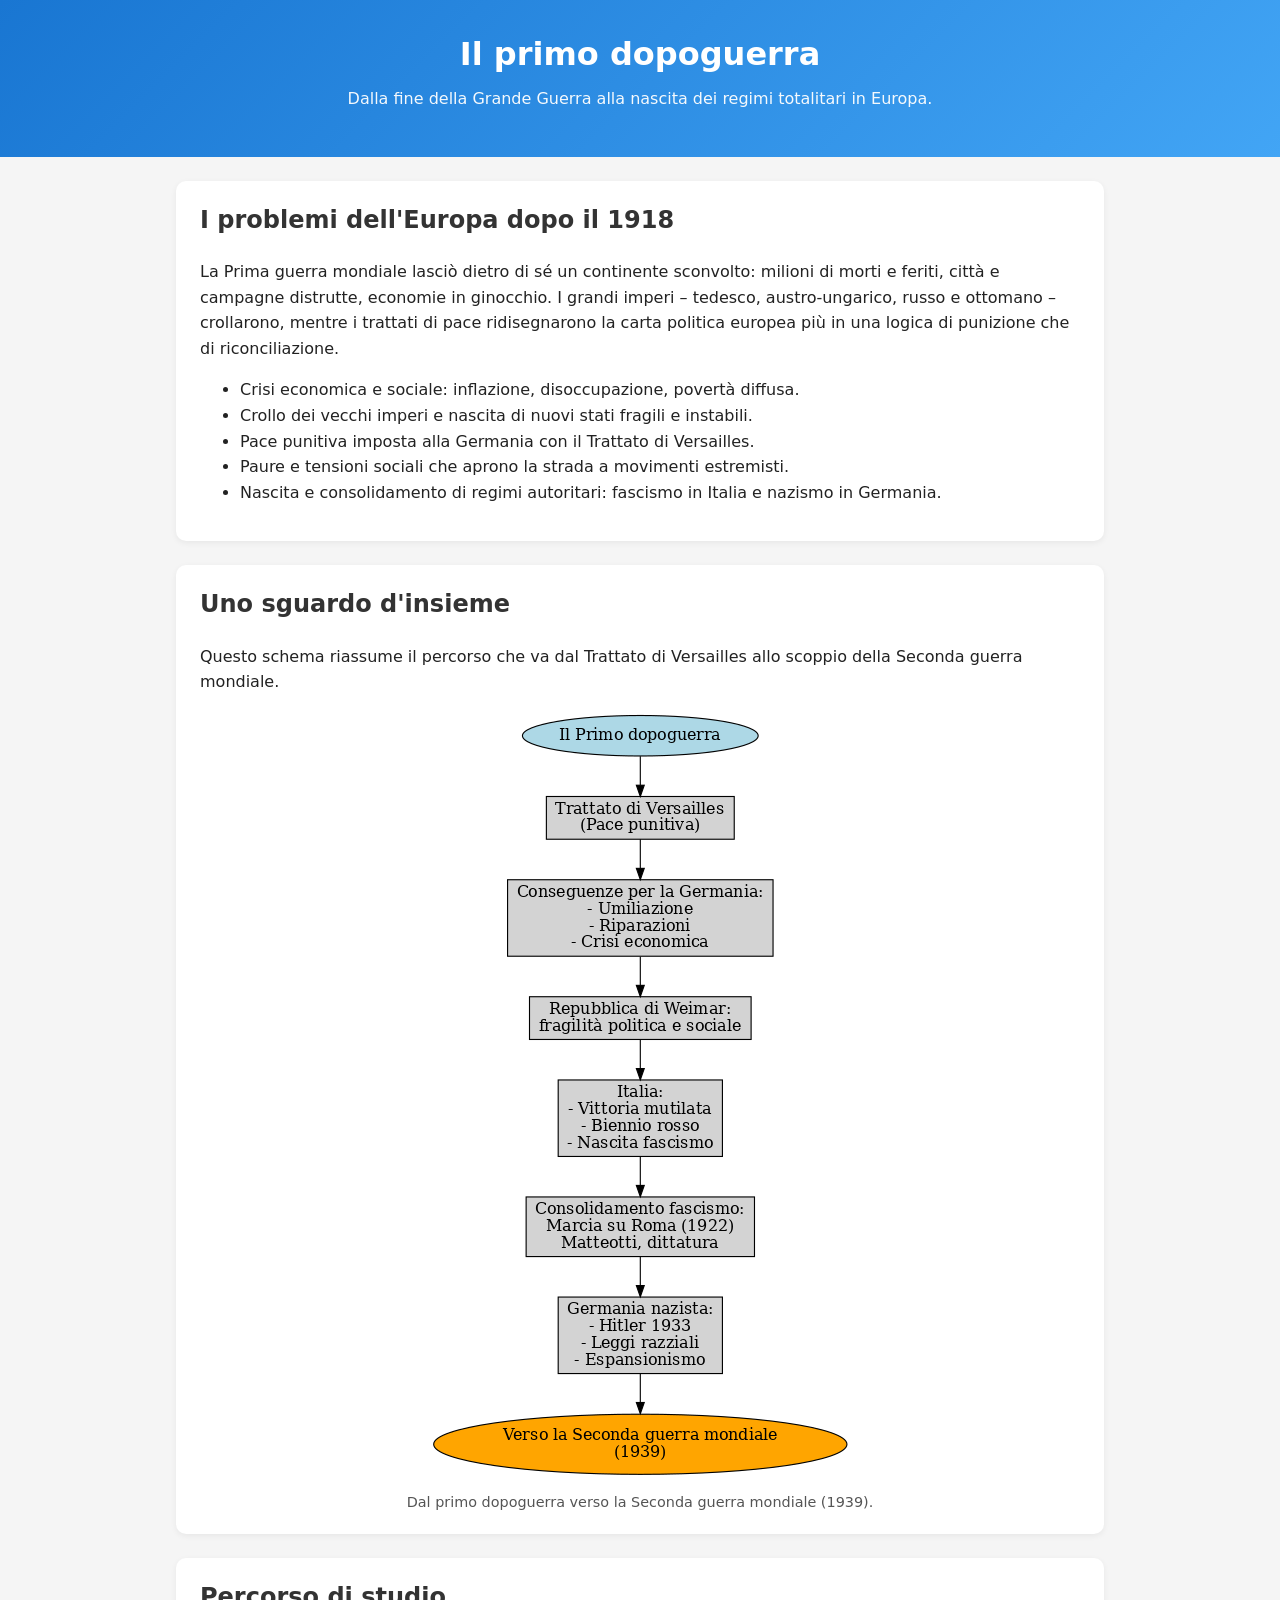
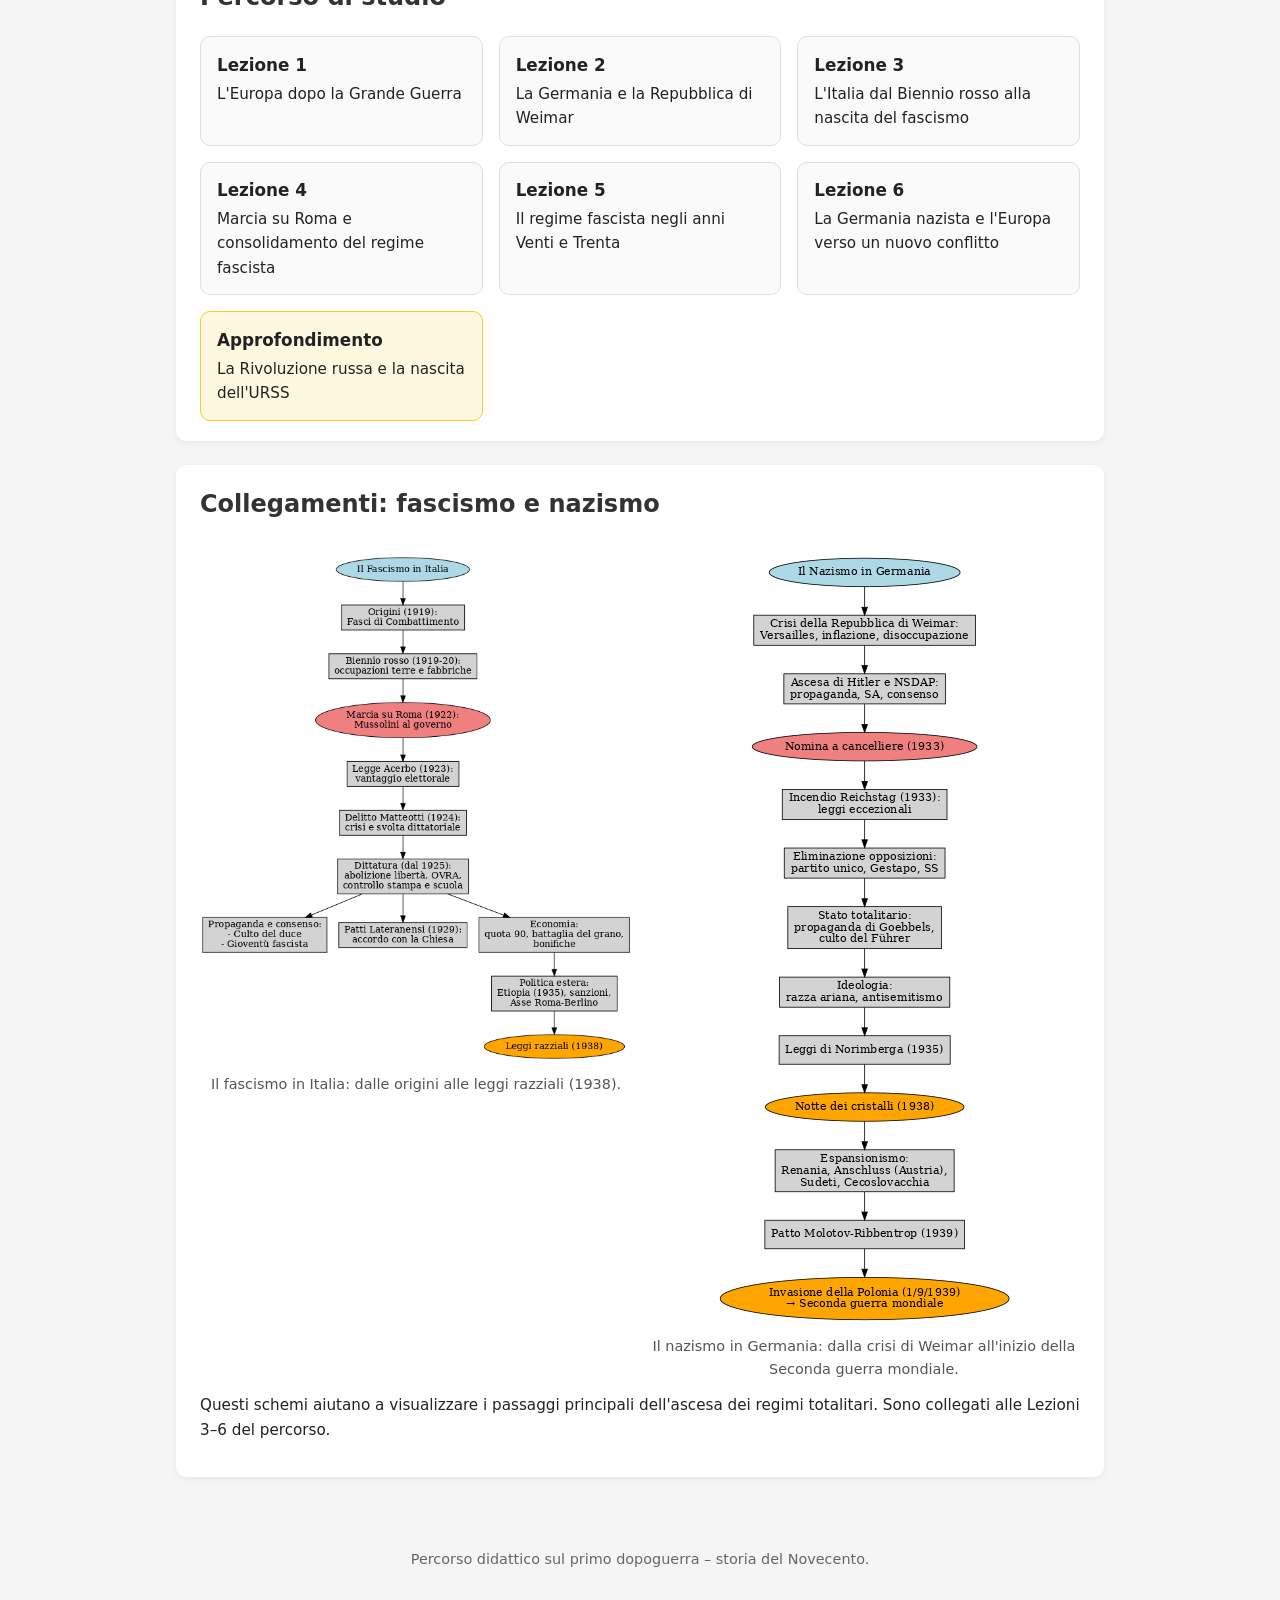
<file: index.html>
<!DOCTYPE html>
<html lang="it">
<head>
    <meta charset="UTF-8">
    <title>Il primo dopoguerra – Percorso di storia</title>
    <link rel="stylesheet" href="style.css">
</head>
<body>
<header class="main-header">
    <h1>Il primo dopoguerra</h1>
    <p class="subtitle">
        Dalla fine della Grande Guerra alla nascita dei regimi totalitari in Europa.
    </p>
</header>

<main class="container">
    <section class="intro">
        <h2>I problemi dell'Europa dopo il 1918</h2>
        <p>
            La Prima guerra mondiale lasciò dietro di sé un continente sconvolto: milioni di morti e feriti,
            città e campagne distrutte, economie in ginocchio. I grandi imperi – tedesco, austro‑ungarico,
            russo e ottomano – crollarono, mentre i trattati di pace ridisegnarono la carta politica europea
            più in una logica di punizione che di riconciliazione.
        </p>
        <ul>
            <li>Crisi economica e sociale: inflazione, disoccupazione, povertà diffusa.</li>
            <li>Crollo dei vecchi imperi e nascita di nuovi stati fragili e instabili.</li>
            <li>Pace punitiva imposta alla Germania con il Trattato di Versailles.</li>
            <li>Paure e tensioni sociali che aprono la strada a movimenti estremisti.</li>
            <li>Nascita e consolidamento di regimi autoritari: fascismo in Italia e nazismo in Germania.</li>
        </ul>
    </section>

    <section class="schema-section">
        <h2>Uno sguardo d'insieme</h2>
        <p>
            Questo schema riassume il percorso che va dal Trattato di Versailles allo scoppio della
            Seconda guerra mondiale.
        </p>
        <figure>
            <img src="assets/primo_dopoguerra.png" alt="Schema sul primo dopoguerra e l'avvicinarsi alla Seconda guerra mondiale" class="schema">
            <figcaption>Dal primo dopoguerra verso la Seconda guerra mondiale (1939).</figcaption>
        </figure>
    </section>

    <section class="lessons">
        <h2>Percorso di studio</h2>
        <div class="cards">
            <a class="card" href="lezione1.html">
                <h3>Lezione 1</h3>
                <p>L'Europa dopo la Grande Guerra</p>
            </a>
            <a class="card" href="lezione2.html">
                <h3>Lezione 2</h3>
                <p>La Germania e la Repubblica di Weimar</p>
            </a>
            <a class="card" href="lezione3.html">
                <h3>Lezione 3</h3>
                <p>L'Italia dal Biennio rosso alla nascita del fascismo</p>
            </a>
            <a class="card" href="lezione4.html">
                <h3>Lezione 4</h3>
                <p>Marcia su Roma e consolidamento del regime fascista</p>
            </a>
            <a class="card" href="lezione5.html">
                <h3>Lezione 5</h3>
                <p>Il regime fascista negli anni Venti e Trenta</p>
            </a>
            <a class="card" href="lezione6.html">
                <h3>Lezione 6</h3>
                <p>La Germania nazista e l'Europa verso un nuovo conflitto</p>
            </a>
            <a class="card card-secondary" href="approfondimento_rivoluzione_russa.html">
                <h3>Approfondimento</h3>
                <p>La Rivoluzione russa e la nascita dell'URSS</p>
            </a>
        </div>
    </section>

    <section class="connections">
        <h2>Collegamenti: fascismo e nazismo</h2>
        <div class="connection-grid">
            <figure>
                <img src="assets/fascismo_schema.png" alt="Schema sul fascismo in Italia" class="schema small">
                <figcaption>
                    Il fascismo in Italia: dalle origini alle leggi razziali (1938).
                </figcaption>
            </figure>
            <figure>
                <img src="assets/nazismo_schema.png" alt="Schema sul nazismo in Germania" class="schema small">
                <figcaption>
                    Il nazismo in Germania: dalla crisi di Weimar all'inizio della Seconda guerra mondiale.
                </figcaption>
            </figure>
        </div>
        <p class="note">
            Questi schemi aiutano a visualizzare i passaggi principali dell'ascesa dei regimi totalitari.
            Sono collegati alle Lezioni 3–6 del percorso.
        </p>
    </section>
</main>

<footer class="footer">
    <p>Percorso didattico sul primo dopoguerra – storia del Novecento.</p>
</footer>
</body>
</html>
</file>
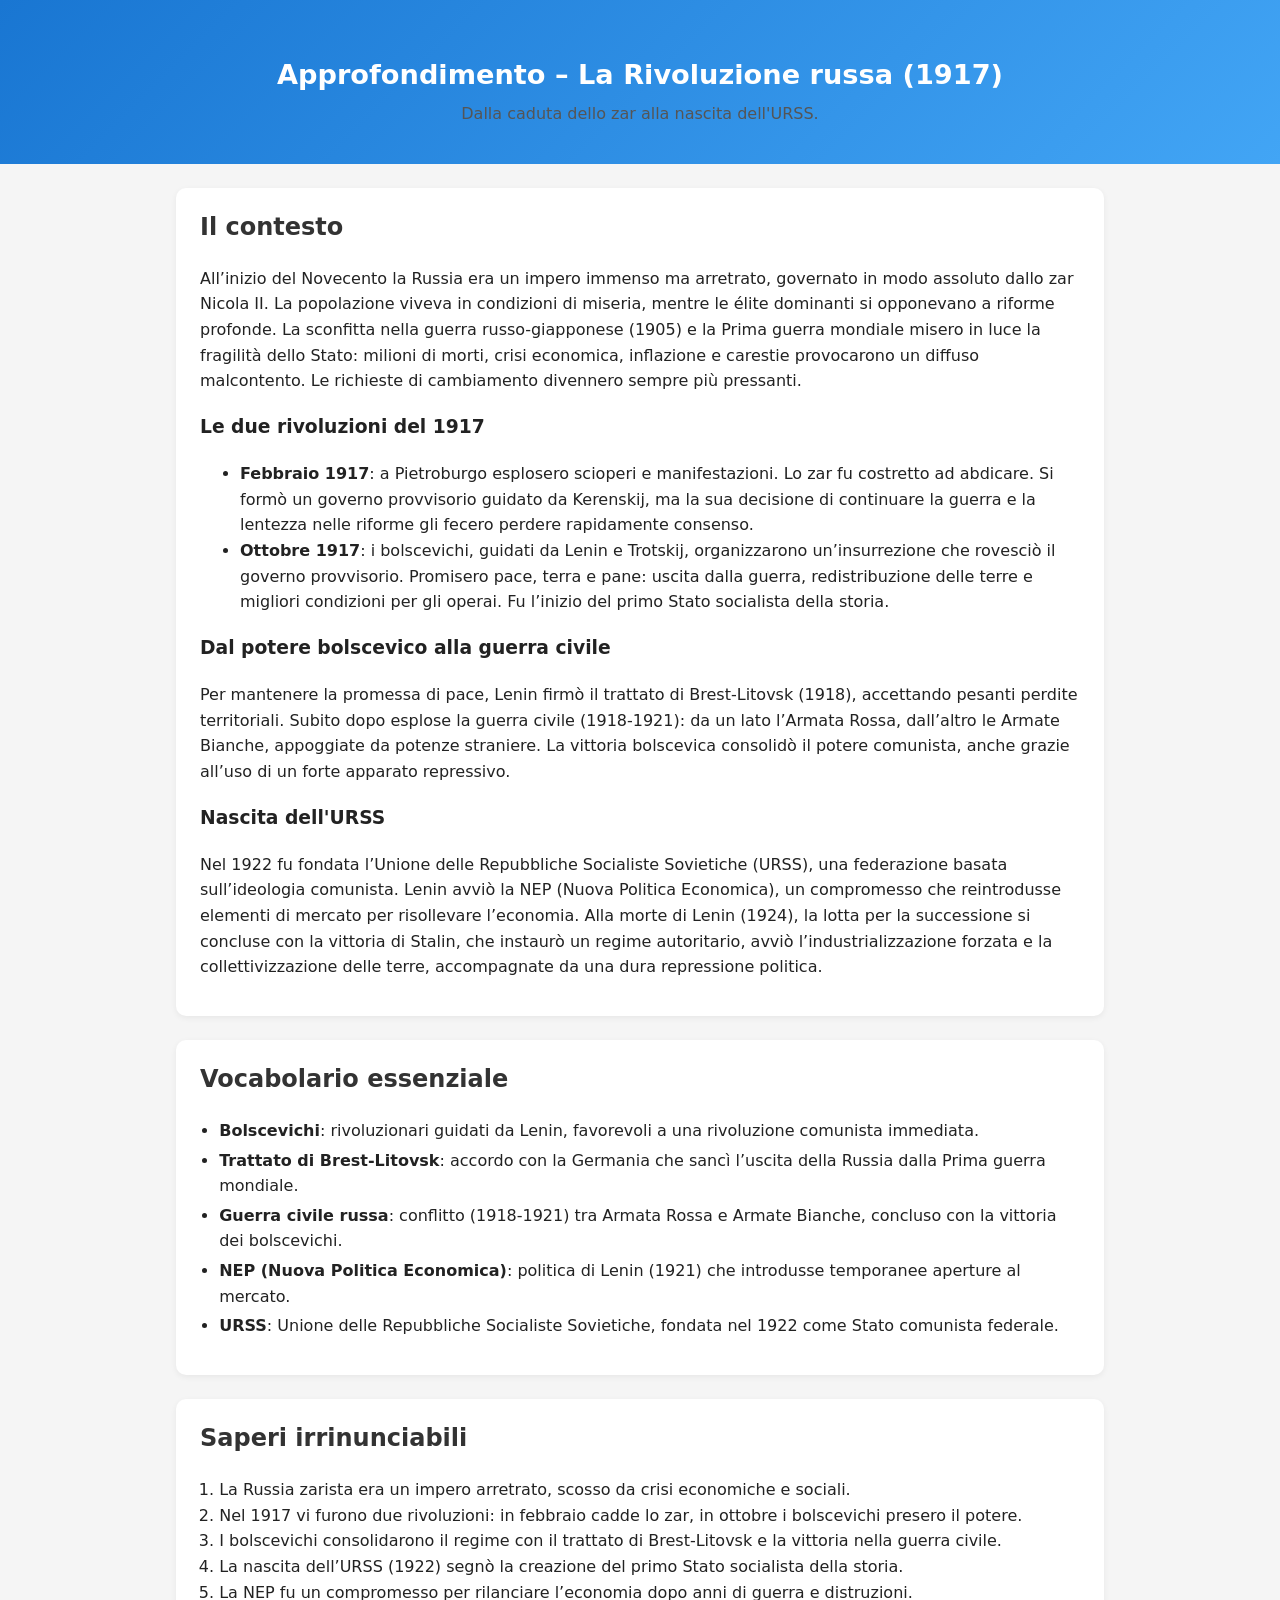
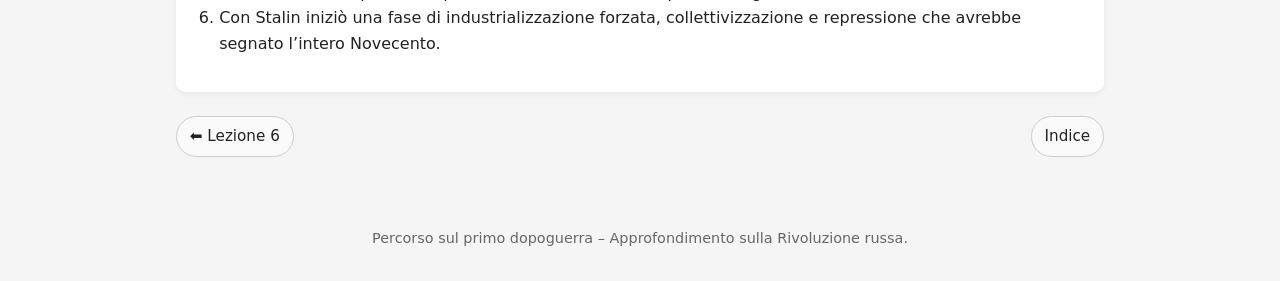
<file: approfondimento_rivoluzione_russa.html>
<!DOCTYPE html>
<html lang="it">
<head>
    <meta charset="UTF-8">
    <title>Approfondimento – La Rivoluzione russa (1917)</title>
    <link rel="stylesheet" href="style.css">
</head>
<body>
<header class="main-header">
    <div class="lesson-header container">
        <h1>Approfondimento – La Rivoluzione russa (1917)</h1>
        <p>Dalla caduta dello zar alla nascita dell'URSS.</p>
    </div>
</header>

<main class="container">
    <section class="lesson">
        <h2>Il contesto</h2>
        <p>
            All’inizio del Novecento la Russia era un impero immenso ma arretrato, governato in modo assoluto
            dallo zar Nicola II. La popolazione viveva in condizioni di miseria, mentre le élite dominanti si
            opponevano a riforme profonde. La sconfitta nella guerra russo‑giapponese (1905) e la Prima guerra
            mondiale misero in luce la fragilità dello Stato: milioni di morti, crisi economica, inflazione e
            carestie provocarono un diffuso malcontento. Le richieste di cambiamento divennero sempre più pressanti.
        </p>
        <h3>Le due rivoluzioni del 1917</h3>
        <ul>
            <li><strong>Febbraio 1917</strong>: a Pietroburgo esplosero scioperi e manifestazioni. Lo zar fu costretto ad abdicare. 
                Si formò un governo provvisorio guidato da Kerenskij, ma la sua decisione di continuare la guerra e la lentezza nelle riforme
                gli fecero perdere rapidamente consenso.</li>
            <li><strong>Ottobre 1917</strong>: i bolscevichi, guidati da Lenin e Trotskij, organizzarono un’insurrezione che rovesciò
                il governo provvisorio. Promisero pace, terra e pane: uscita dalla guerra, redistribuzione delle terre e migliori condizioni
                per gli operai. Fu l’inizio del primo Stato socialista della storia.</li>
        </ul>
        <h3>Dal potere bolscevico alla guerra civile</h3>
        <p>
            Per mantenere la promessa di pace, Lenin firmò il trattato di Brest‑Litovsk (1918), accettando pesanti
            perdite territoriali. Subito dopo esplose la guerra civile (1918‑1921): da un lato l’Armata Rossa,
            dall’altro le Armate Bianche, appoggiate da potenze straniere. La vittoria bolscevica consolidò il
            potere comunista, anche grazie all’uso di un forte apparato repressivo.
        </p>
        <h3>Nascita dell'URSS</h3>
        <p>
            Nel 1922 fu fondata l’Unione delle Repubbliche Socialiste Sovietiche (URSS), una federazione basata
            sull’ideologia comunista. Lenin avviò la NEP (Nuova Politica Economica), un compromesso che reintrodusse
            elementi di mercato per risollevare l’economia. Alla morte di Lenin (1924), la lotta per la successione
            si concluse con la vittoria di Stalin, che instaurò un regime autoritario, avviò l’industrializzazione
            forzata e la collettivizzazione delle terre, accompagnate da una dura repressione politica.
        </p>
    </section>

    <section class="vocab">
        <h2>Vocabolario essenziale</h2>
        <ul>
            <li><strong>Bolscevichi</strong>: rivoluzionari guidati da Lenin, favorevoli a una rivoluzione comunista immediata.</li>
            <li><strong>Trattato di Brest‑Litovsk</strong>: accordo con la Germania che sancì l’uscita della Russia dalla Prima guerra mondiale.</li>
            <li><strong>Guerra civile russa</strong>: conflitto (1918‑1921) tra Armata Rossa e Armate Bianche, concluso con la vittoria dei bolscevichi.</li>
            <li><strong>NEP (Nuova Politica Economica)</strong>: politica di Lenin (1921) che introdusse temporanee aperture al mercato.</li>
            <li><strong>URSS</strong>: Unione delle Repubbliche Socialiste Sovietiche, fondata nel 1922 come Stato comunista federale.</li>
        </ul>
    </section>

    <section class="saperi">
        <h2>Saperi irrinunciabili</h2>
        <ol>
            <li>La Russia zarista era un impero arretrato, scosso da crisi economiche e sociali.</li>
            <li>Nel 1917 vi furono due rivoluzioni: in febbraio cadde lo zar, in ottobre i bolscevichi presero il potere.</li>
            <li>I bolscevichi consolidarono il regime con il trattato di Brest‑Litovsk e la vittoria nella guerra civile.</li>
            <li>La nascita dell’URSS (1922) segnò la creazione del primo Stato socialista della storia.</li>
            <li>La NEP fu un compromesso per rilanciare l’economia dopo anni di guerra e distruzioni.</li>
            <li>Con Stalin iniziò una fase di industrializzazione forzata, collettivizzazione e repressione che avrebbe segnato l’intero Novecento.</li>
        </ol>
    </section>

    <nav class="nav-links">
        <a href="lezione6.html">⬅︎ Lezione 6</a>
        <a href="index.html">Indice</a>
    </nav>
</main>

<footer class="footer">
    <p>Percorso sul primo dopoguerra – Approfondimento sulla Rivoluzione russa.</p>
</footer>
</body>
</html>
</file>
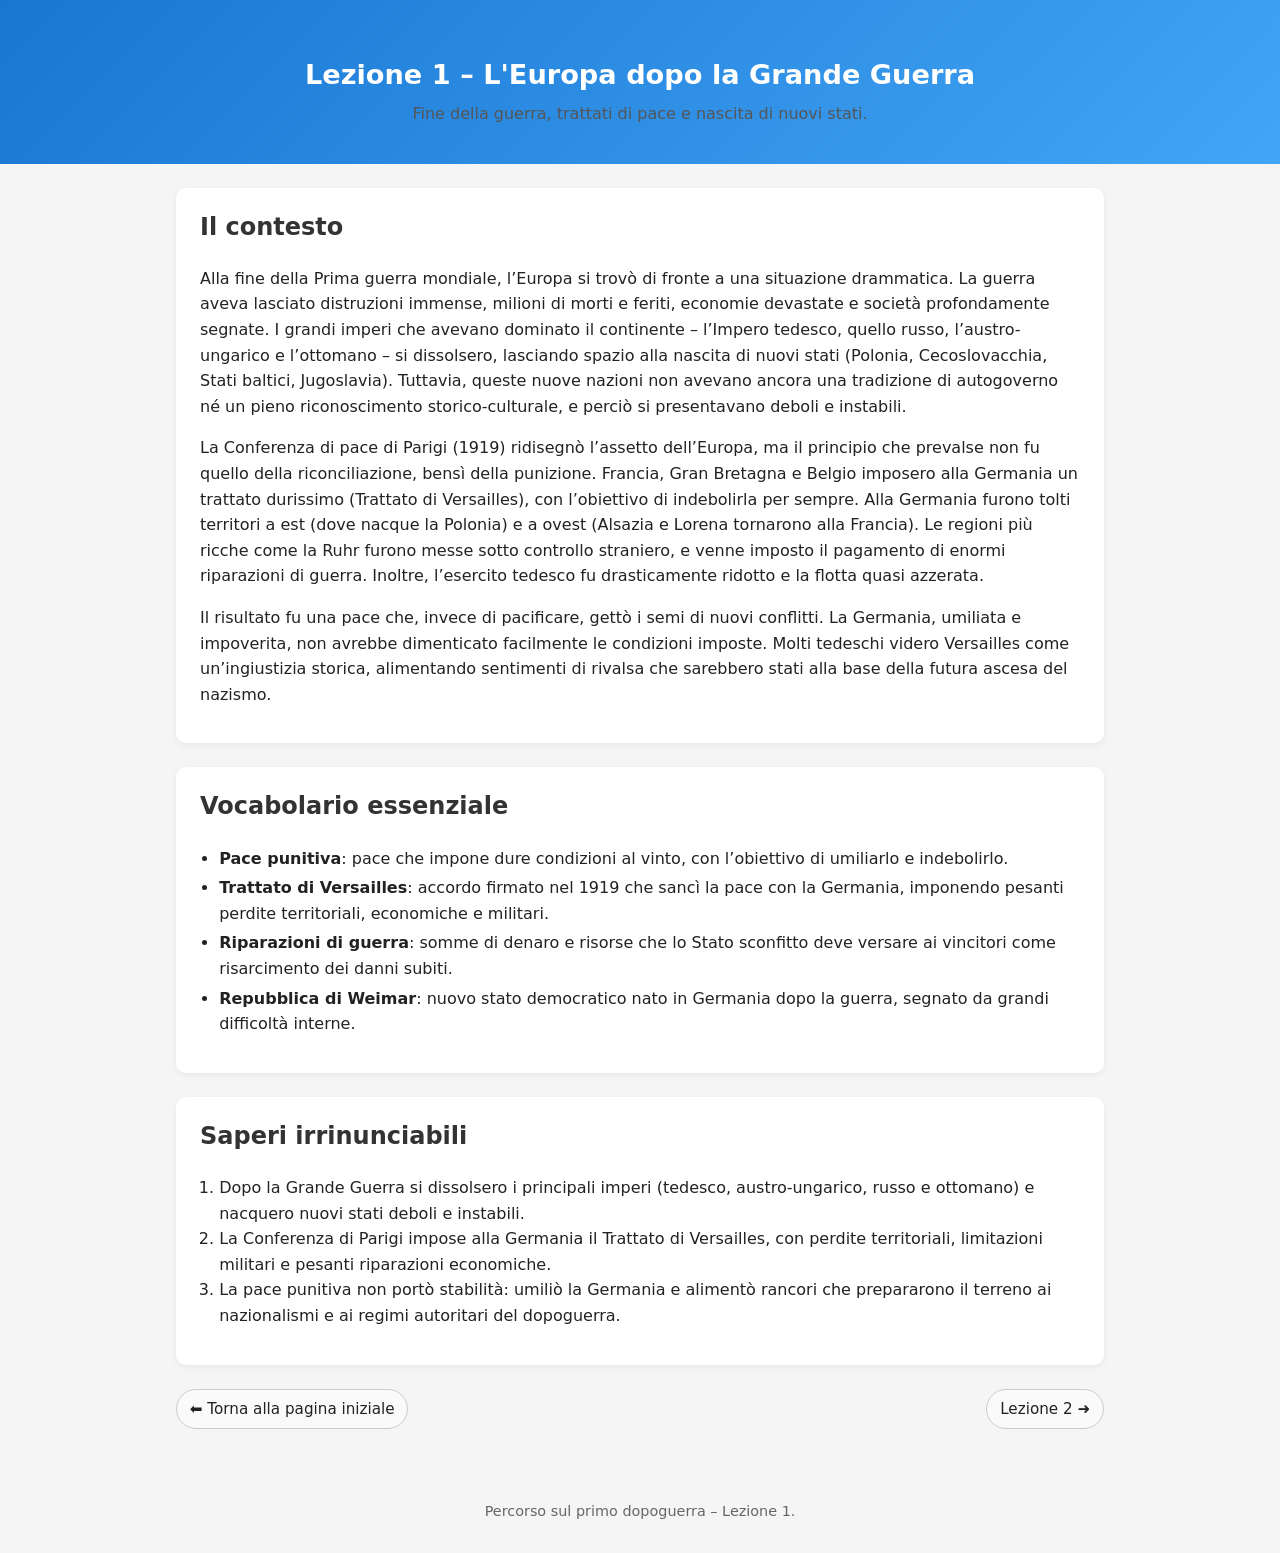
<file: lezione1.html>
<!DOCTYPE html>
<html lang="it">
<head>
    <meta charset="UTF-8">
    <title>Lezione 1 – L'Europa dopo la Grande Guerra</title>
    <link rel="stylesheet" href="style.css">
</head>
<body>
<header class="main-header">
    <div class="lesson-header container">
        <h1>Lezione 1 – L'Europa dopo la Grande Guerra</h1>
        <p>Fine della guerra, trattati di pace e nascita di nuovi stati.</p>
    </div>
</header>

<main class="container">
    <section class="lesson">
        <h2>Il contesto</h2>
        <p>
            Alla fine della Prima guerra mondiale, l’Europa si trovò di fronte a una situazione drammatica.
            La guerra aveva lasciato distruzioni immense, milioni di morti e feriti, economie devastate e
            società profondamente segnate. I grandi imperi che avevano dominato il continente – l’Impero
            tedesco, quello russo, l’austro-ungarico e l’ottomano – si dissolsero, lasciando spazio alla nascita
            di nuovi stati (Polonia, Cecoslovacchia, Stati baltici, Jugoslavia). Tuttavia, queste nuove nazioni
            non avevano ancora una tradizione di autogoverno né un pieno riconoscimento storico‑culturale,
            e perciò si presentavano deboli e instabili.
        </p>
        <p>
            La Conferenza di pace di Parigi (1919) ridisegnò l’assetto dell’Europa, ma il principio che prevalse
            non fu quello della riconciliazione, bensì della punizione. Francia, Gran Bretagna e Belgio imposero
            alla Germania un trattato durissimo (Trattato di Versailles), con l’obiettivo di indebolirla per sempre.
            Alla Germania furono tolti territori a est (dove nacque la Polonia) e a ovest (Alsazia e Lorena tornarono
            alla Francia). Le regioni più ricche come la Ruhr furono messe sotto controllo straniero, e venne imposto
            il pagamento di enormi riparazioni di guerra. Inoltre, l’esercito tedesco fu drasticamente ridotto e
            la flotta quasi azzerata.
        </p>
        <p>
            Il risultato fu una pace che, invece di pacificare, gettò i semi di nuovi conflitti. La Germania, umiliata
            e impoverita, non avrebbe dimenticato facilmente le condizioni imposte. Molti tedeschi videro Versailles
            come un’ingiustizia storica, alimentando sentimenti di rivalsa che sarebbero stati alla base della futura
            ascesa del nazismo.
        </p>
    </section>

    <section class="vocab">
        <h2>Vocabolario essenziale</h2>
        <ul>
            <li><strong>Pace punitiva</strong>: pace che impone dure condizioni al vinto, con l’obiettivo di umiliarlo e indebolirlo.</li>
            <li><strong>Trattato di Versailles</strong>: accordo firmato nel 1919 che sancì la pace con la Germania, imponendo pesanti perdite territoriali, economiche e militari.</li>
            <li><strong>Riparazioni di guerra</strong>: somme di denaro e risorse che lo Stato sconfitto deve versare ai vincitori come risarcimento dei danni subiti.</li>
            <li><strong>Repubblica di Weimar</strong>: nuovo stato democratico nato in Germania dopo la guerra, segnato da grandi difficoltà interne.</li>
        </ul>
    </section>

    <section class="saperi">
        <h2>Saperi irrinunciabili</h2>
        <ol>
            <li>Dopo la Grande Guerra si dissolsero i principali imperi (tedesco, austro‑ungarico, russo e ottomano) e nacquero nuovi stati deboli e instabili.</li>
            <li>La Conferenza di Parigi impose alla Germania il Trattato di Versailles, con perdite territoriali, limitazioni militari e pesanti riparazioni economiche.</li>
            <li>La pace punitiva non portò stabilità: umiliò la Germania e alimentò rancori che prepararono il terreno ai nazionalismi e ai regimi autoritari del dopoguerra.</li>
        </ol>
    </section>

    <nav class="nav-links">
        <a href="index.html">⬅︎ Torna alla pagina iniziale</a>
        <a href="lezione2.html">Lezione 2 ➜</a>
    </nav>
</main>

<footer class="footer">
    <p>Percorso sul primo dopoguerra – Lezione 1.</p>
</footer>
</body>
</html>
</file>
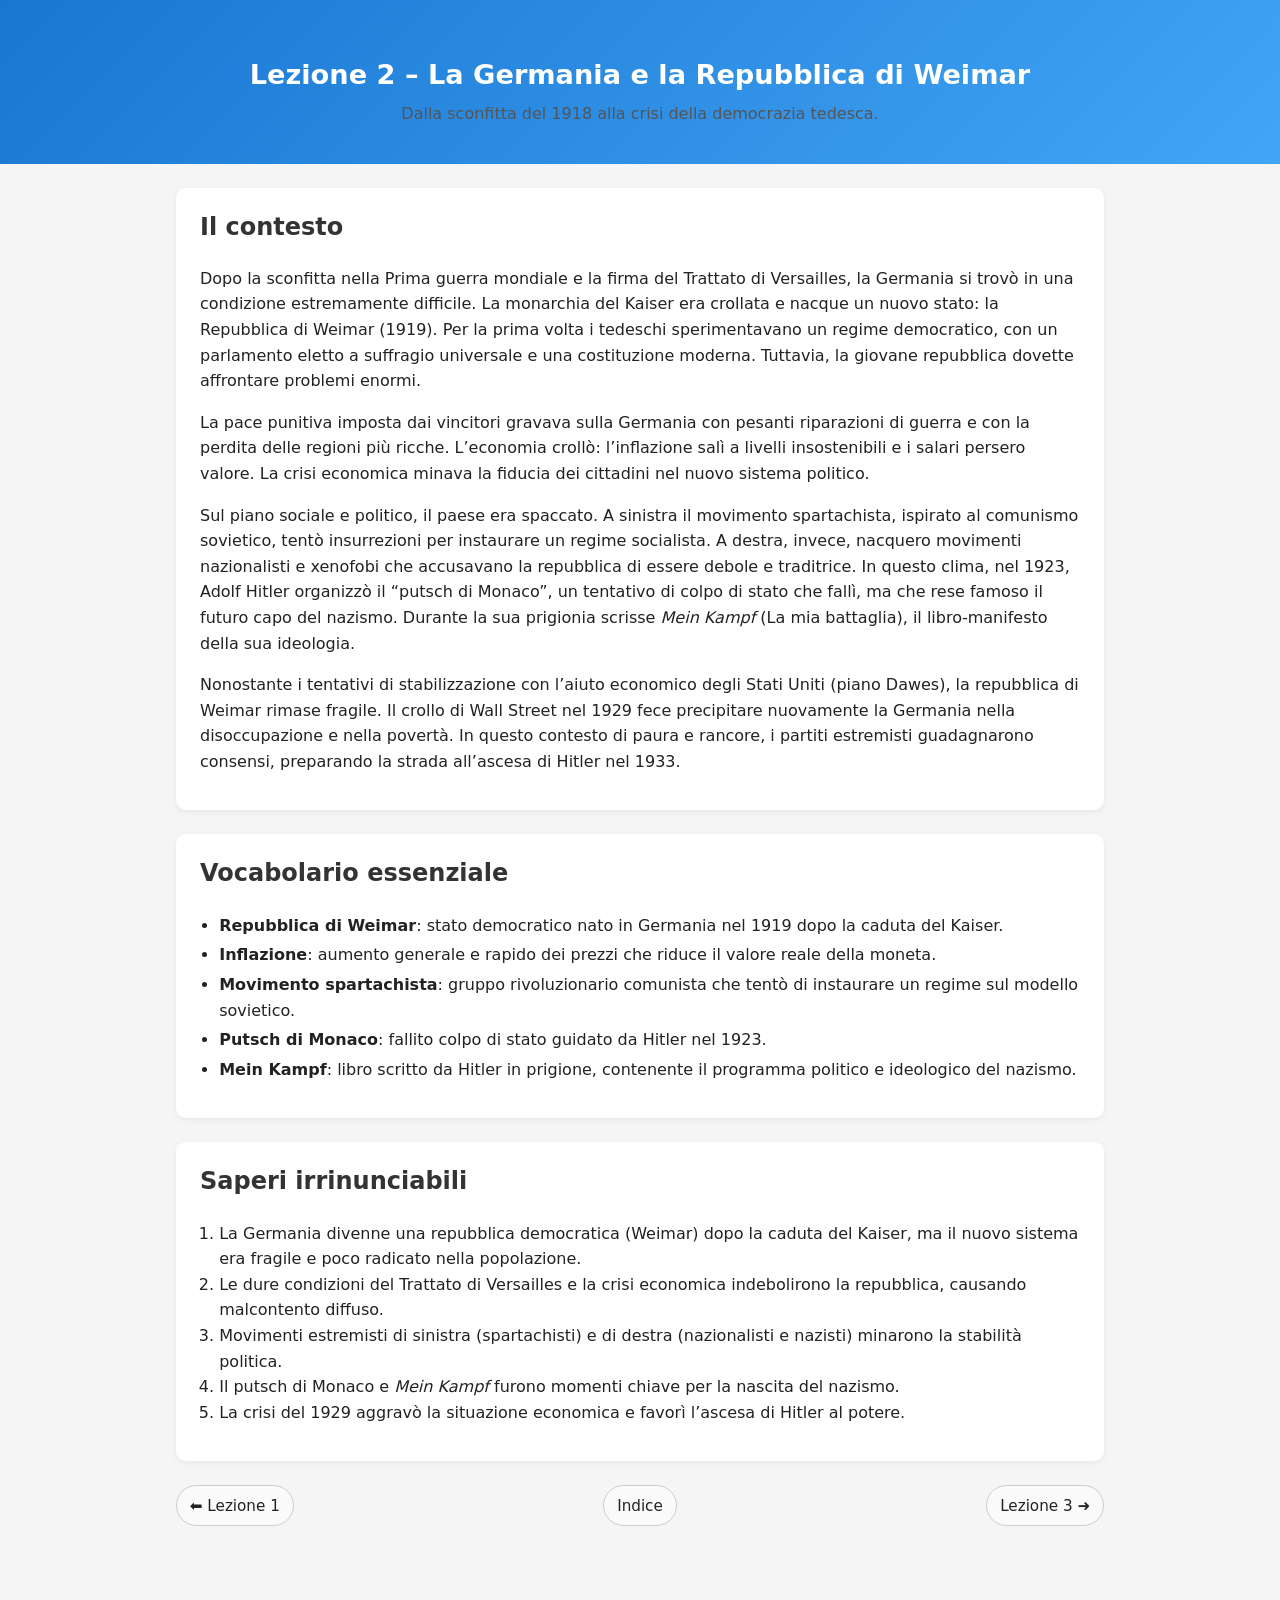
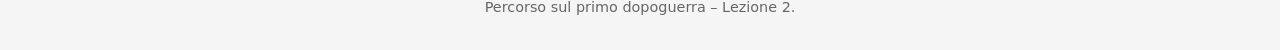
<file: lezione2.html>
<!DOCTYPE html>
<html lang="it">
<head>
    <meta charset="UTF-8">
    <title>Lezione 2 – La Germania e la Repubblica di Weimar</title>
    <link rel="stylesheet" href="style.css">
</head>
<body>
<header class="main-header">
    <div class="lesson-header container">
        <h1>Lezione 2 – La Germania e la Repubblica di Weimar</h1>
        <p>Dalla sconfitta del 1918 alla crisi della democrazia tedesca.</p>
    </div>
</header>

<main class="container">
    <section class="lesson">
        <h2>Il contesto</h2>
        <p>
            Dopo la sconfitta nella Prima guerra mondiale e la firma del Trattato di Versailles, la Germania
            si trovò in una condizione estremamente difficile. La monarchia del Kaiser era crollata e nacque
            un nuovo stato: la Repubblica di Weimar (1919). Per la prima volta i tedeschi sperimentavano un
            regime democratico, con un parlamento eletto a suffragio universale e una costituzione moderna.
            Tuttavia, la giovane repubblica dovette affrontare problemi enormi.
        </p>
        <p>
            La pace punitiva imposta dai vincitori gravava sulla Germania con pesanti riparazioni di guerra e
            con la perdita delle regioni più ricche. L’economia crollò: l’inflazione salì a livelli insostenibili
            e i salari persero valore. La crisi economica minava la fiducia dei cittadini nel nuovo sistema politico.
        </p>
        <p>
            Sul piano sociale e politico, il paese era spaccato. A sinistra il movimento spartachista, ispirato
            al comunismo sovietico, tentò insurrezioni per instaurare un regime socialista. A destra, invece,
            nacquero movimenti nazionalisti e xenofobi che accusavano la repubblica di essere debole e traditrice.
            In questo clima, nel 1923, Adolf Hitler organizzò il “putsch di Monaco”, un tentativo di colpo di stato
            che fallì, ma che rese famoso il futuro capo del nazismo. Durante la sua prigionia scrisse
            <em>Mein Kampf</em> (La mia battaglia), il libro‑manifesto della sua ideologia.
        </p>
        <p>
            Nonostante i tentativi di stabilizzazione con l’aiuto economico degli Stati Uniti (piano Dawes),
            la repubblica di Weimar rimase fragile. Il crollo di Wall Street nel 1929 fece precipitare nuovamente
            la Germania nella disoccupazione e nella povertà. In questo contesto di paura e rancore, i partiti
            estremisti guadagnarono consensi, preparando la strada all’ascesa di Hitler nel 1933.
        </p>
    </section>

    <section class="vocab">
        <h2>Vocabolario essenziale</h2>
        <ul>
            <li><strong>Repubblica di Weimar</strong>: stato democratico nato in Germania nel 1919 dopo la caduta del Kaiser.</li>
            <li><strong>Inflazione</strong>: aumento generale e rapido dei prezzi che riduce il valore reale della moneta.</li>
            <li><strong>Movimento spartachista</strong>: gruppo rivoluzionario comunista che tentò di instaurare un regime sul modello sovietico.</li>
            <li><strong>Putsch di Monaco</strong>: fallito colpo di stato guidato da Hitler nel 1923.</li>
            <li><strong>Mein Kampf</strong>: libro scritto da Hitler in prigione, contenente il programma politico e ideologico del nazismo.</li>
        </ul>
    </section>

    <section class="saperi">
        <h2>Saperi irrinunciabili</h2>
        <ol>
            <li>La Germania divenne una repubblica democratica (Weimar) dopo la caduta del Kaiser, ma il nuovo sistema era fragile e poco radicato nella popolazione.</li>
            <li>Le dure condizioni del Trattato di Versailles e la crisi economica indebolirono la repubblica, causando malcontento diffuso.</li>
            <li>Movimenti estremisti di sinistra (spartachisti) e di destra (nazionalisti e nazisti) minarono la stabilità politica.</li>
            <li>Il putsch di Monaco e <em>Mein Kampf</em> furono momenti chiave per la nascita del nazismo.</li>
            <li>La crisi del 1929 aggravò la situazione economica e favorì l’ascesa di Hitler al potere.</li>
        </ol>
    </section>

    <nav class="nav-links">
        <a href="lezione1.html">⬅︎ Lezione 1</a>
        <a href="index.html">Indice</a>
        <a href="lezione3.html">Lezione 3 ➜</a>
    </nav>
</main>

<footer class="footer">
    <p>Percorso sul primo dopoguerra – Lezione 2.</p>
</footer>
</body>
</html>
</file>
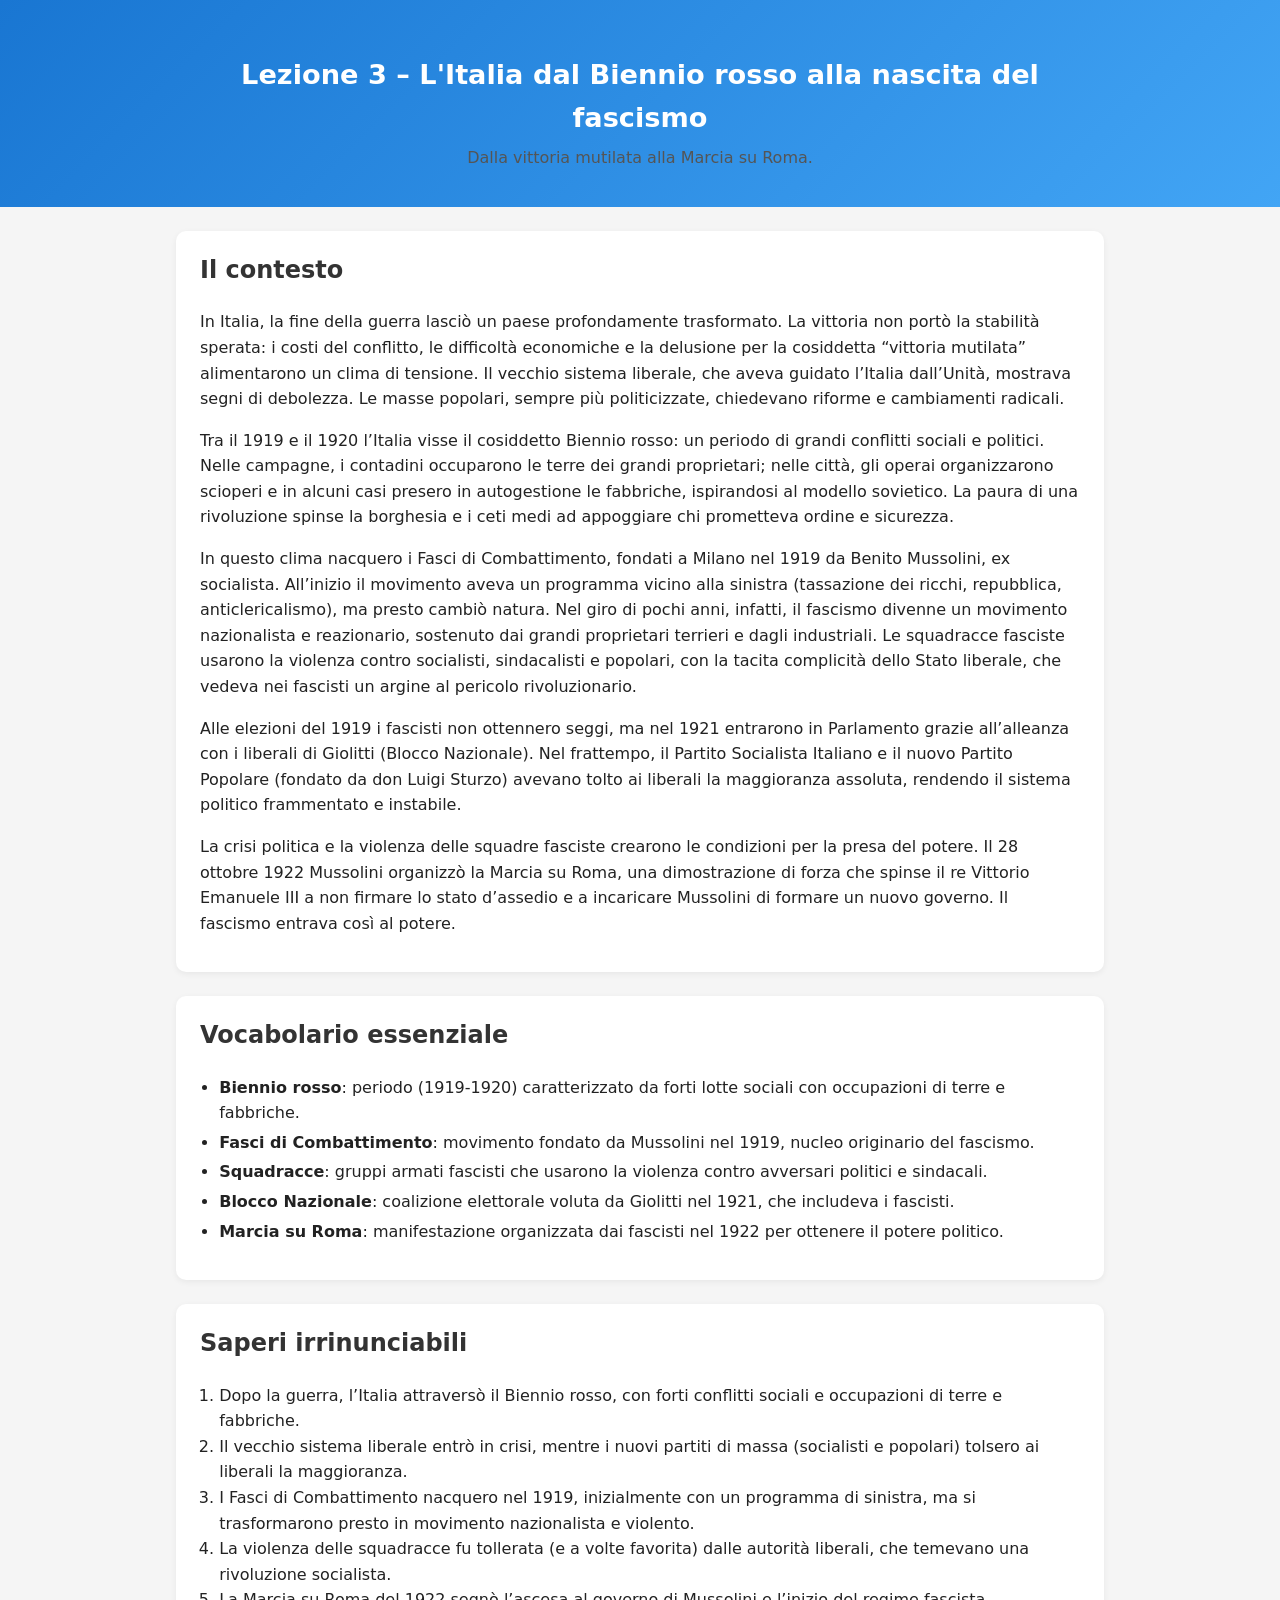
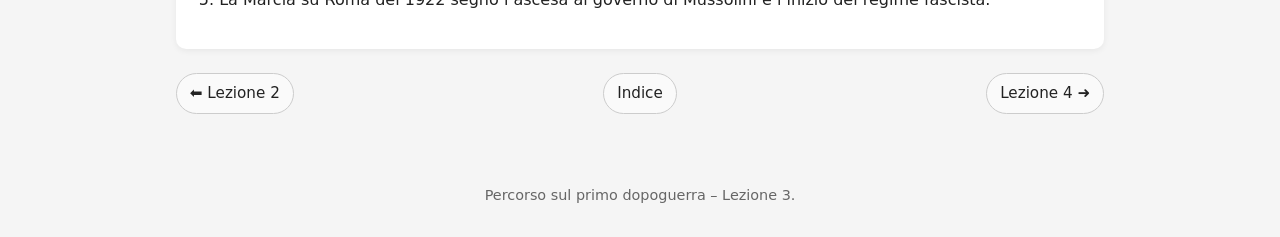
<file: lezione3.html>
<!DOCTYPE html>
<html lang="it">
<head>
    <meta charset="UTF-8">
    <title>Lezione 3 – L'Italia dal Biennio rosso alla nascita del fascismo</title>
    <link rel="stylesheet" href="style.css">
</head>
<body>
<header class="main-header">
    <div class="lesson-header container">
        <h1>Lezione 3 – L'Italia dal Biennio rosso alla nascita del fascismo</h1>
        <p>Dalla vittoria mutilata alla Marcia su Roma.</p>
    </div>
</header>

<main class="container">
    <section class="lesson">
        <h2>Il contesto</h2>
        <p>
            In Italia, la fine della guerra lasciò un paese profondamente trasformato. La vittoria non portò
            la stabilità sperata: i costi del conflitto, le difficoltà economiche e la delusione per la cosiddetta
            “vittoria mutilata” alimentarono un clima di tensione. Il vecchio sistema liberale, che aveva guidato
            l’Italia dall’Unità, mostrava segni di debolezza. Le masse popolari, sempre più politicizzate,
            chiedevano riforme e cambiamenti radicali.
        </p>
        <p>
            Tra il 1919 e il 1920 l’Italia visse il cosiddetto Biennio rosso: un periodo di grandi conflitti
            sociali e politici. Nelle campagne, i contadini occuparono le terre dei grandi proprietari; nelle città,
            gli operai organizzarono scioperi e in alcuni casi presero in autogestione le fabbriche, ispirandosi
            al modello sovietico. La paura di una rivoluzione spinse la borghesia e i ceti medi ad appoggiare chi
            prometteva ordine e sicurezza.
        </p>
        <p>
            In questo clima nacquero i Fasci di Combattimento, fondati a Milano nel 1919 da Benito Mussolini,
            ex socialista. All’inizio il movimento aveva un programma vicino alla sinistra (tassazione dei ricchi,
            repubblica, anticlericalismo), ma presto cambiò natura. Nel giro di pochi anni, infatti, il fascismo
            divenne un movimento nazionalista e reazionario, sostenuto dai grandi proprietari terrieri e dagli
            industriali. Le squadracce fasciste usarono la violenza contro socialisti, sindacalisti e popolari,
            con la tacita complicità dello Stato liberale, che vedeva nei fascisti un argine al pericolo
            rivoluzionario.
        </p>
        <p>
            Alle elezioni del 1919 i fascisti non ottennero seggi, ma nel 1921 entrarono in Parlamento grazie
            all’alleanza con i liberali di Giolitti (Blocco Nazionale). Nel frattempo, il Partito Socialista
            Italiano e il nuovo Partito Popolare (fondato da don Luigi Sturzo) avevano tolto ai liberali la
            maggioranza assoluta, rendendo il sistema politico frammentato e instabile.
        </p>
        <p>
            La crisi politica e la violenza delle squadre fasciste crearono le condizioni per la presa del potere.
            Il 28 ottobre 1922 Mussolini organizzò la Marcia su Roma, una dimostrazione di forza che spinse il re
            Vittorio Emanuele III a non firmare lo stato d’assedio e a incaricare Mussolini di formare un nuovo
            governo. Il fascismo entrava così al potere.
        </p>
    </section>

    <section class="vocab">
        <h2>Vocabolario essenziale</h2>
        <ul>
            <li><strong>Biennio rosso</strong>: periodo (1919‑1920) caratterizzato da forti lotte sociali con occupazioni di terre e fabbriche.</li>
            <li><strong>Fasci di Combattimento</strong>: movimento fondato da Mussolini nel 1919, nucleo originario del fascismo.</li>
            <li><strong>Squadracce</strong>: gruppi armati fascisti che usarono la violenza contro avversari politici e sindacali.</li>
            <li><strong>Blocco Nazionale</strong>: coalizione elettorale voluta da Giolitti nel 1921, che includeva i fascisti.</li>
            <li><strong>Marcia su Roma</strong>: manifestazione organizzata dai fascisti nel 1922 per ottenere il potere politico.</li>
        </ul>
    </section>

    <section class="saperi">
        <h2>Saperi irrinunciabili</h2>
        <ol>
            <li>Dopo la guerra, l’Italia attraversò il Biennio rosso, con forti conflitti sociali e occupazioni di terre e fabbriche.</li>
            <li>Il vecchio sistema liberale entrò in crisi, mentre i nuovi partiti di massa (socialisti e popolari) tolsero ai liberali la maggioranza.</li>
            <li>I Fasci di Combattimento nacquero nel 1919, inizialmente con un programma di sinistra, ma si trasformarono presto in movimento nazionalista e violento.</li>
            <li>La violenza delle squadracce fu tollerata (e a volte favorita) dalle autorità liberali, che temevano una rivoluzione socialista.</li>
            <li>La Marcia su Roma del 1922 segnò l’ascesa al governo di Mussolini e l’inizio del regime fascista.</li>
        </ol>
    </section>

    <nav class="nav-links">
        <a href="lezione2.html">⬅︎ Lezione 2</a>
        <a href="index.html">Indice</a>
        <a href="lezione4.html">Lezione 4 ➜</a>
    </nav>
</main>

<footer class="footer">
    <p>Percorso sul primo dopoguerra – Lezione 3.</p>
</footer>
</body>
</html>
</file>
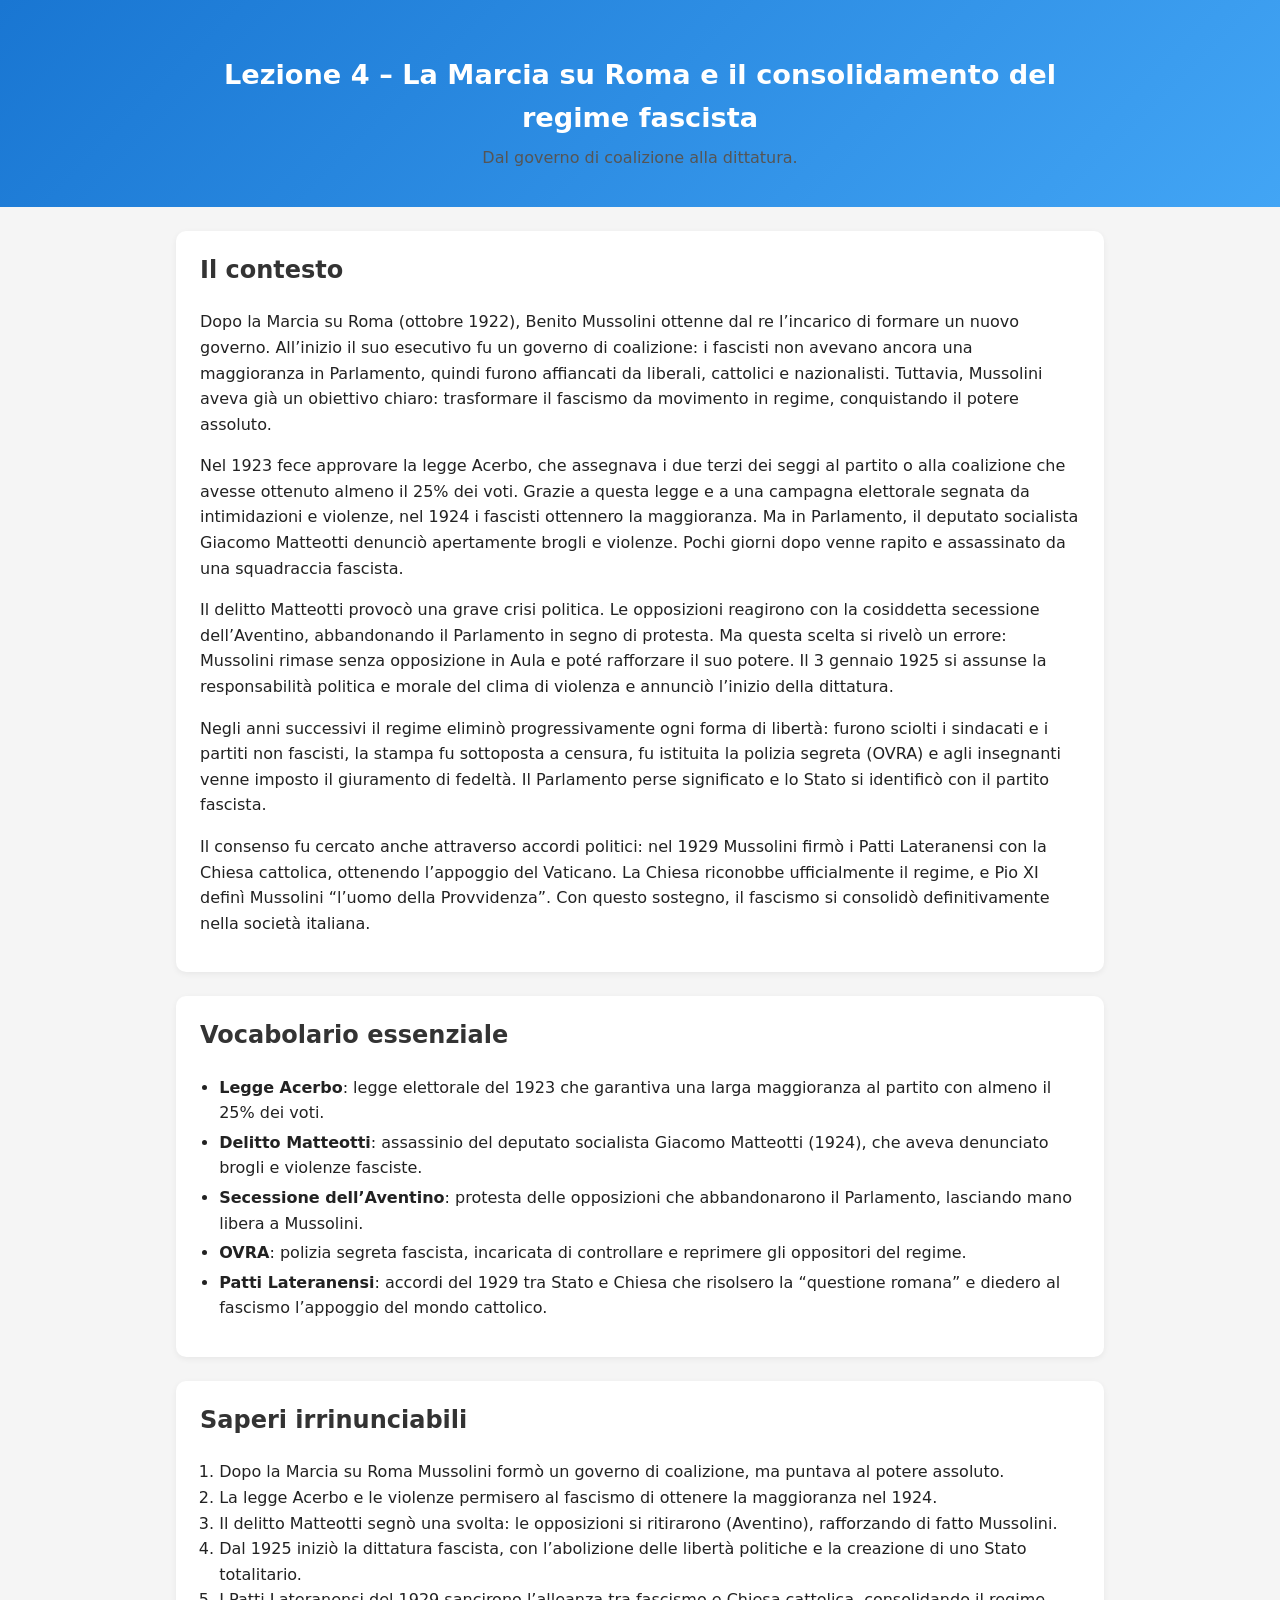
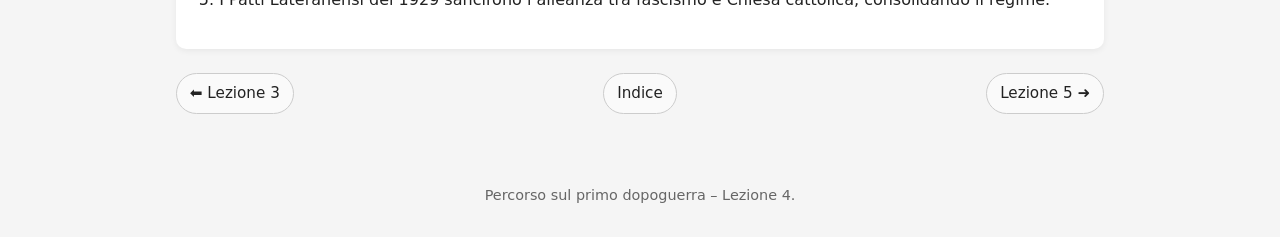
<file: lezione4.html>
<!DOCTYPE html>
<html lang="it">
<head>
    <meta charset="UTF-8">
    <title>Lezione 4 – La Marcia su Roma e il consolidamento del regime fascista</title>
    <link rel="stylesheet" href="style.css">
</head>
<body>
<header class="main-header">
    <div class="lesson-header container">
        <h1>Lezione 4 – La Marcia su Roma e il consolidamento del regime fascista</h1>
        <p>Dal governo di coalizione alla dittatura.</p>
    </div>
</header>

<main class="container">
    <section class="lesson">
        <h2>Il contesto</h2>
        <p>
            Dopo la Marcia su Roma (ottobre 1922), Benito Mussolini ottenne dal re l’incarico di formare
            un nuovo governo. All’inizio il suo esecutivo fu un governo di coalizione: i fascisti non avevano
            ancora una maggioranza in Parlamento, quindi furono affiancati da liberali, cattolici e nazionalisti.
            Tuttavia, Mussolini aveva già un obiettivo chiaro: trasformare il fascismo da movimento in regime,
            conquistando il potere assoluto.
        </p>
        <p>
            Nel 1923 fece approvare la legge Acerbo, che assegnava i due terzi dei seggi al partito o alla coalizione
            che avesse ottenuto almeno il 25% dei voti. Grazie a questa legge e a una campagna elettorale segnata
            da intimidazioni e violenze, nel 1924 i fascisti ottennero la maggioranza. Ma in Parlamento, il deputato
            socialista Giacomo Matteotti denunciò apertamente brogli e violenze. Pochi giorni dopo venne rapito e
            assassinato da una squadraccia fascista.
        </p>
        <p>
            Il delitto Matteotti provocò una grave crisi politica. Le opposizioni reagirono con la cosiddetta
            secessione dell’Aventino, abbandonando il Parlamento in segno di protesta. Ma questa scelta si rivelò
            un errore: Mussolini rimase senza opposizione in Aula e poté rafforzare il suo potere. Il 3 gennaio 1925
            si assunse la responsabilità politica e morale del clima di violenza e annunciò l’inizio della dittatura.
        </p>
        <p>
            Negli anni successivi il regime eliminò progressivamente ogni forma di libertà: furono sciolti i sindacati
            e i partiti non fascisti, la stampa fu sottoposta a censura, fu istituita la polizia segreta (OVRA) e agli
            insegnanti venne imposto il giuramento di fedeltà. Il Parlamento perse significato e lo Stato si identificò
            con il partito fascista.
        </p>
        <p>
            Il consenso fu cercato anche attraverso accordi politici: nel 1929 Mussolini firmò i Patti Lateranensi con
            la Chiesa cattolica, ottenendo l’appoggio del Vaticano. La Chiesa riconobbe ufficialmente il regime, e Pio XI
            definì Mussolini “l’uomo della Provvidenza”. Con questo sostegno, il fascismo si consolidò definitivamente
            nella società italiana.
        </p>
    </section>

    <section class="vocab">
        <h2>Vocabolario essenziale</h2>
        <ul>
            <li><strong>Legge Acerbo</strong>: legge elettorale del 1923 che garantiva una larga maggioranza al partito con almeno il 25% dei voti.</li>
            <li><strong>Delitto Matteotti</strong>: assassinio del deputato socialista Giacomo Matteotti (1924), che aveva denunciato brogli e violenze fasciste.</li>
            <li><strong>Secessione dell’Aventino</strong>: protesta delle opposizioni che abbandonarono il Parlamento, lasciando mano libera a Mussolini.</li>
            <li><strong>OVRA</strong>: polizia segreta fascista, incaricata di controllare e reprimere gli oppositori del regime.</li>
            <li><strong>Patti Lateranensi</strong>: accordi del 1929 tra Stato e Chiesa che risolsero la “questione romana” e diedero al fascismo l’appoggio del mondo cattolico.</li>
        </ul>
    </section>

    <section class="saperi">
        <h2>Saperi irrinunciabili</h2>
        <ol>
            <li>Dopo la Marcia su Roma Mussolini formò un governo di coalizione, ma puntava al potere assoluto.</li>
            <li>La legge Acerbo e le violenze permisero al fascismo di ottenere la maggioranza nel 1924.</li>
            <li>Il delitto Matteotti segnò una svolta: le opposizioni si ritirarono (Aventino), rafforzando di fatto Mussolini.</li>
            <li>Dal 1925 iniziò la dittatura fascista, con l’abolizione delle libertà politiche e la creazione di uno Stato totalitario.</li>
            <li>I Patti Lateranensi del 1929 sancirono l’alleanza tra fascismo e Chiesa cattolica, consolidando il regime.</li>
        </ol>
    </section>

    <nav class="nav-links">
        <a href="lezione3.html">⬅︎ Lezione 3</a>
        <a href="index.html">Indice</a>
        <a href="lezione5.html">Lezione 5 ➜</a>
    </nav>
</main>

<footer class="footer">
    <p>Percorso sul primo dopoguerra – Lezione 4.</p>
</footer>
</body>
</html>
</file>
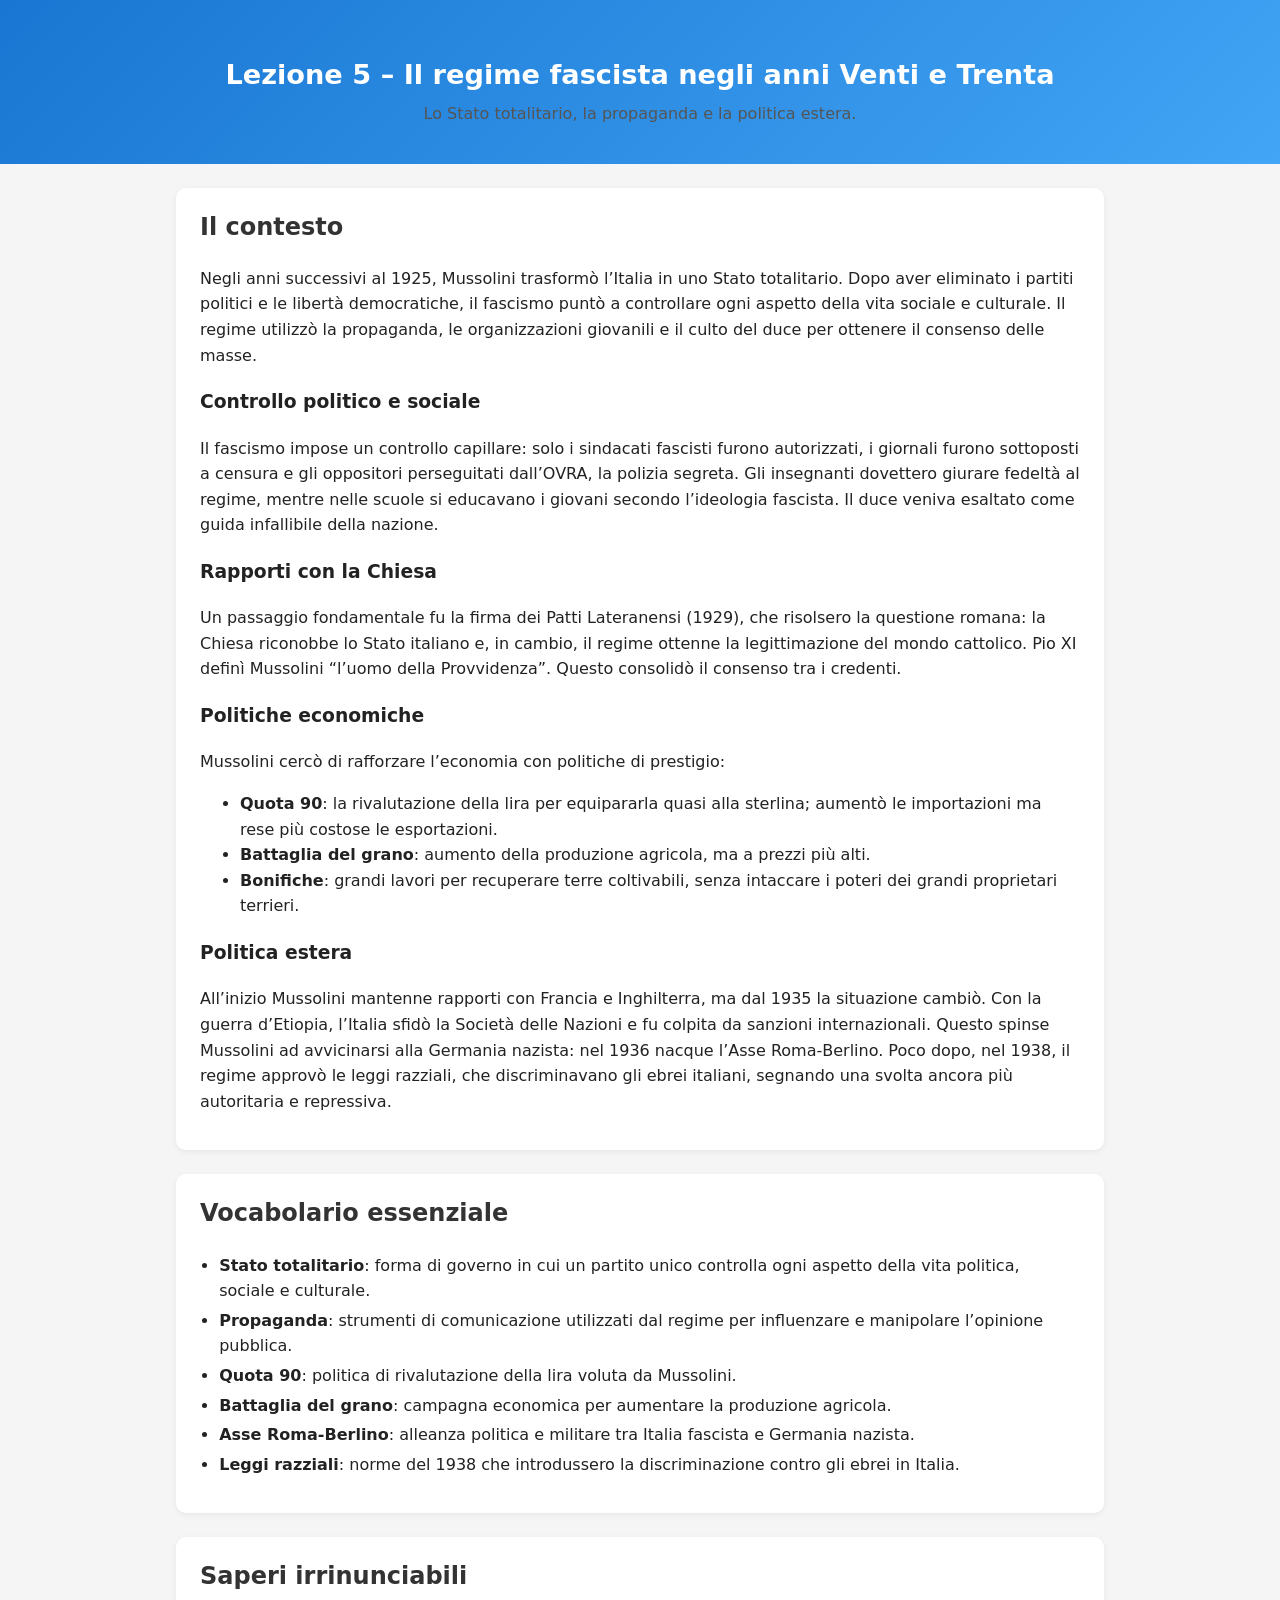
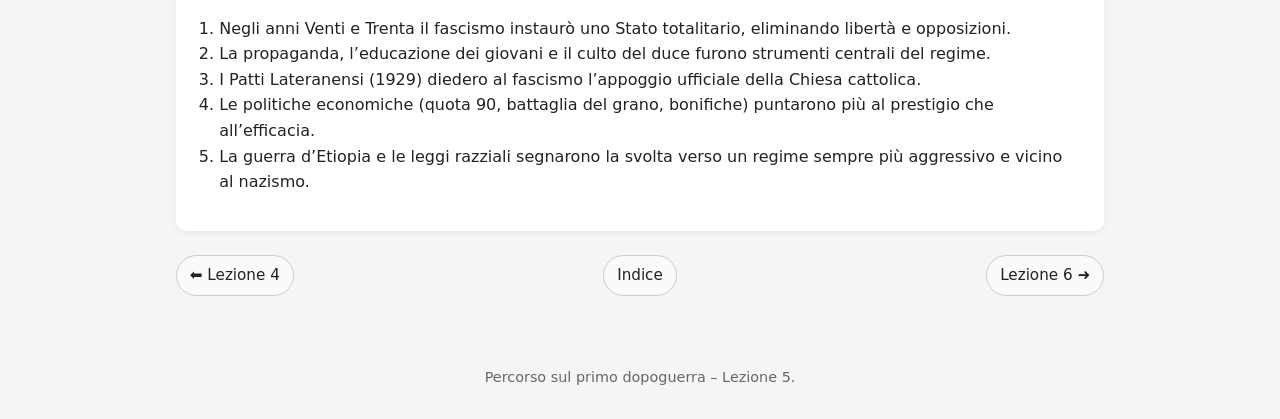
<file: lezione5.html>
<!DOCTYPE html>
<html lang="it">
<head>
    <meta charset="UTF-8">
    <title>Lezione 5 – Il regime fascista negli anni Venti e Trenta</title>
    <link rel="stylesheet" href="style.css">
</head>
<body>
<header class="main-header">
    <div class="lesson-header container">
        <h1>Lezione 5 – Il regime fascista negli anni Venti e Trenta</h1>
        <p>Lo Stato totalitario, la propaganda e la politica estera.</p>
    </div>
</header>

<main class="container">
    <section class="lesson">
        <h2>Il contesto</h2>
        <p>
            Negli anni successivi al 1925, Mussolini trasformò l’Italia in uno Stato totalitario. Dopo aver eliminato
            i partiti politici e le libertà democratiche, il fascismo puntò a controllare ogni aspetto della vita
            sociale e culturale. Il regime utilizzò la propaganda, le organizzazioni giovanili e il culto del duce
            per ottenere il consenso delle masse.
        </p>
        <h3>Controllo politico e sociale</h3>
        <p>
            Il fascismo impose un controllo capillare: solo i sindacati fascisti furono autorizzati, i giornali
            furono sottoposti a censura e gli oppositori perseguitati dall’OVRA, la polizia segreta. Gli insegnanti
            dovettero giurare fedeltà al regime, mentre nelle scuole si educavano i giovani secondo l’ideologia
            fascista. Il duce veniva esaltato come guida infallibile della nazione.
        </p>
        <h3>Rapporti con la Chiesa</h3>
        <p>
            Un passaggio fondamentale fu la firma dei Patti Lateranensi (1929), che risolsero la questione romana:
            la Chiesa riconobbe lo Stato italiano e, in cambio, il regime ottenne la legittimazione del mondo
            cattolico. Pio XI definì Mussolini “l’uomo della Provvidenza”. Questo consolidò il consenso tra i credenti.
        </p>
        <h3>Politiche economiche</h3>
        <p>
            Mussolini cercò di rafforzare l’economia con politiche di prestigio:
        </p>
        <ul>
            <li><strong>Quota 90</strong>: la rivalutazione della lira per equipararla quasi alla sterlina; aumentò le importazioni ma rese più costose le esportazioni.</li>
            <li><strong>Battaglia del grano</strong>: aumento della produzione agricola, ma a prezzi più alti.</li>
            <li><strong>Bonifiche</strong>: grandi lavori per recuperare terre coltivabili, senza intaccare i poteri dei grandi proprietari terrieri.</li>
        </ul>
        <h3>Politica estera</h3>
        <p>
            All’inizio Mussolini mantenne rapporti con Francia e Inghilterra, ma dal 1935 la situazione cambiò.
            Con la guerra d’Etiopia, l’Italia sfidò la Società delle Nazioni e fu colpita da sanzioni internazionali.
            Questo spinse Mussolini ad avvicinarsi alla Germania nazista: nel 1936 nacque l’Asse Roma‑Berlino.
            Poco dopo, nel 1938, il regime approvò le leggi razziali, che discriminavano gli ebrei italiani,
            segnando una svolta ancora più autoritaria e repressiva.
        </p>
    </section>

    <section class="vocab">
        <h2>Vocabolario essenziale</h2>
        <ul>
            <li><strong>Stato totalitario</strong>: forma di governo in cui un partito unico controlla ogni aspetto della vita politica, sociale e culturale.</li>
            <li><strong>Propaganda</strong>: strumenti di comunicazione utilizzati dal regime per influenzare e manipolare l’opinione pubblica.</li>
            <li><strong>Quota 90</strong>: politica di rivalutazione della lira voluta da Mussolini.</li>
            <li><strong>Battaglia del grano</strong>: campagna economica per aumentare la produzione agricola.</li>
            <li><strong>Asse Roma‑Berlino</strong>: alleanza politica e militare tra Italia fascista e Germania nazista.</li>
            <li><strong>Leggi razziali</strong>: norme del 1938 che introdussero la discriminazione contro gli ebrei in Italia.</li>
        </ul>
    </section>

    <section class="saperi">
        <h2>Saperi irrinunciabili</h2>
        <ol>
            <li>Negli anni Venti e Trenta il fascismo instaurò uno Stato totalitario, eliminando libertà e opposizioni.</li>
            <li>La propaganda, l’educazione dei giovani e il culto del duce furono strumenti centrali del regime.</li>
            <li>I Patti Lateranensi (1929) diedero al fascismo l’appoggio ufficiale della Chiesa cattolica.</li>
            <li>Le politiche economiche (quota 90, battaglia del grano, bonifiche) puntarono più al prestigio che all’efficacia.</li>
            <li>La guerra d’Etiopia e le leggi razziali segnarono la svolta verso un regime sempre più aggressivo e vicino al nazismo.</li>
        </ol>
    </section>

    <nav class="nav-links">
        <a href="lezione4.html">⬅︎ Lezione 4</a>
        <a href="index.html">Indice</a>
        <a href="lezione6.html">Lezione 6 ➜</a>
    </nav>
</main>

<footer class="footer">
    <p>Percorso sul primo dopoguerra – Lezione 5.</p>
</footer>
</body>
</html>
</file>
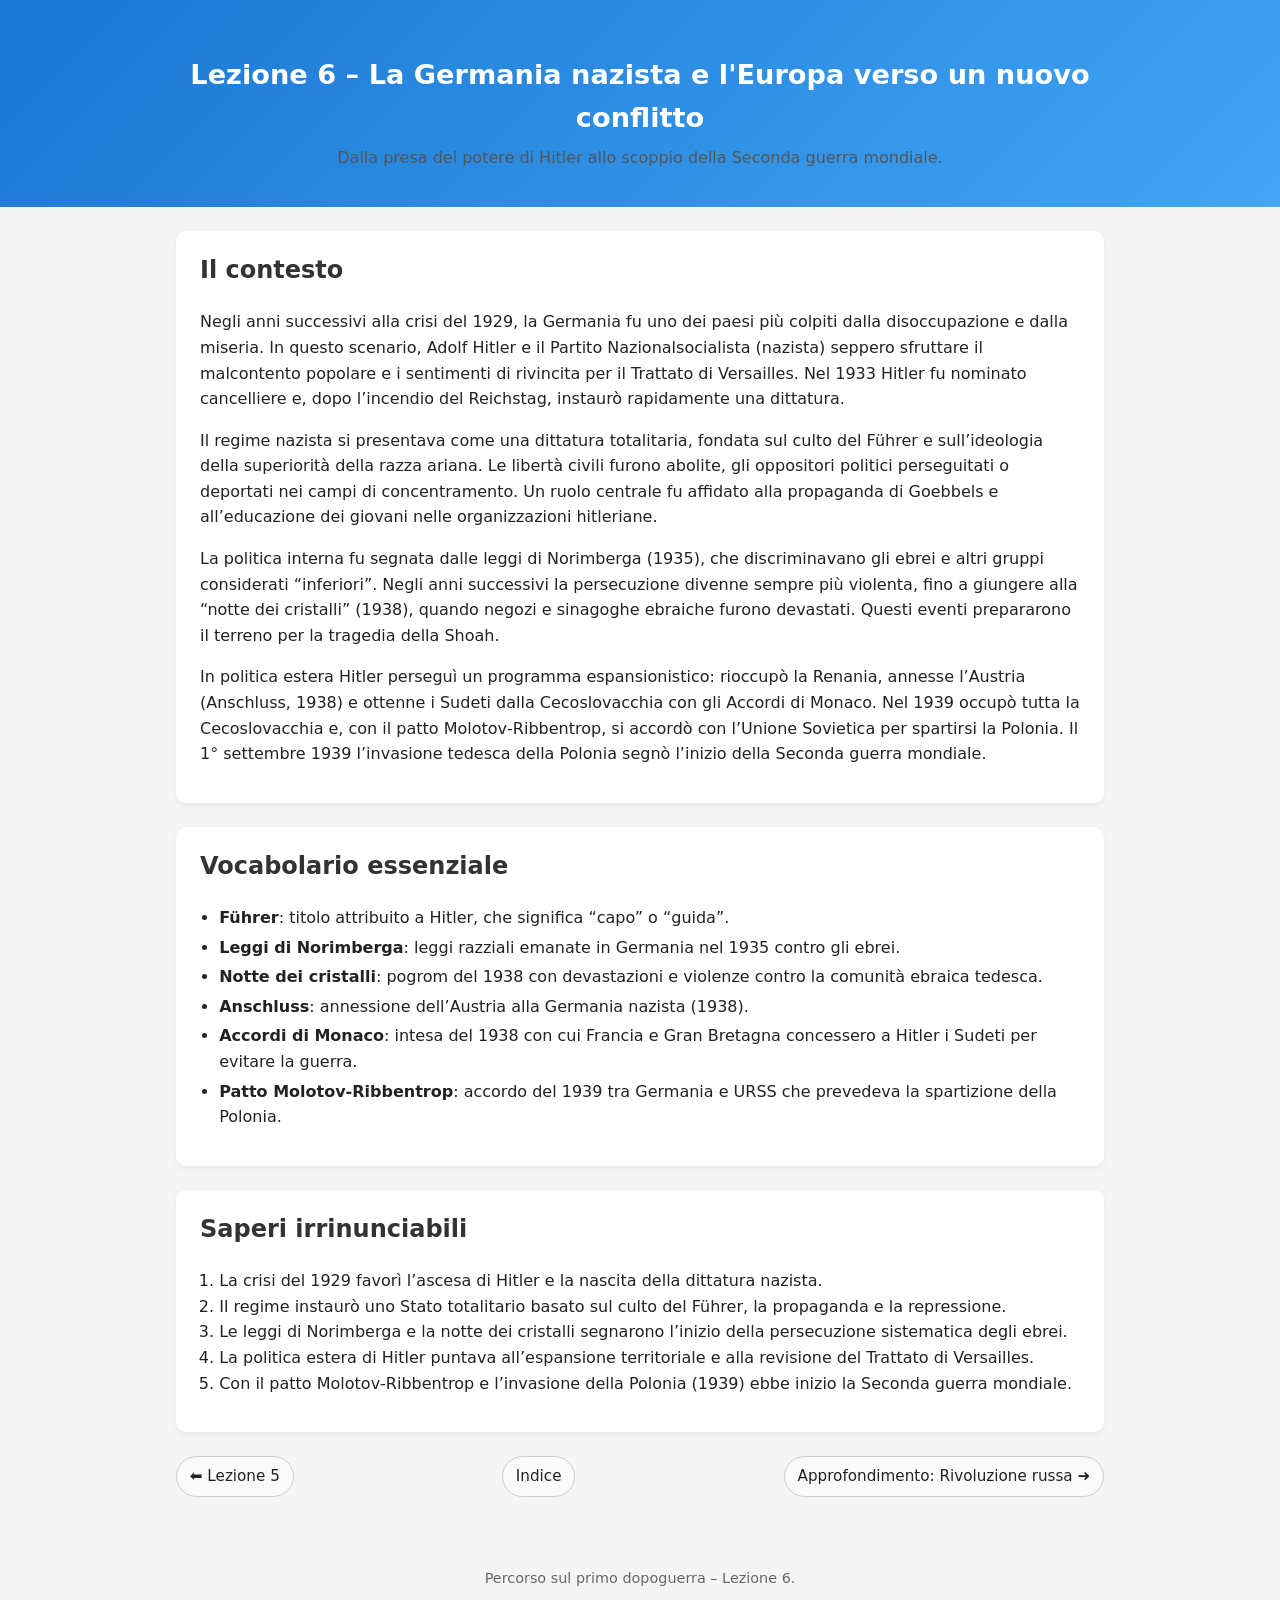
<file: lezione6.html>
<!DOCTYPE html>
<html lang="it">
<head>
    <meta charset="UTF-8">
    <title>Lezione 6 – La Germania nazista e l'Europa verso un nuovo conflitto</title>
    <link rel="stylesheet" href="style.css">
</head>
<body>
<header class="main-header">
    <div class="lesson-header container">
        <h1>Lezione 6 – La Germania nazista e l'Europa verso un nuovo conflitto</h1>
        <p>Dalla presa del potere di Hitler allo scoppio della Seconda guerra mondiale.</p>
    </div>
</header>

<main class="container">
    <section class="lesson">
        <h2>Il contesto</h2>
        <p>
            Negli anni successivi alla crisi del 1929, la Germania fu uno dei paesi più colpiti dalla disoccupazione
            e dalla miseria. In questo scenario, Adolf Hitler e il Partito Nazionalsocialista (nazista) seppero
            sfruttare il malcontento popolare e i sentimenti di rivincita per il Trattato di Versailles. Nel 1933
            Hitler fu nominato cancelliere e, dopo l’incendio del Reichstag, instaurò rapidamente una dittatura.
        </p>
        <p>
            Il regime nazista si presentava come una dittatura totalitaria, fondata sul culto del Führer e
            sull’ideologia della superiorità della razza ariana. Le libertà civili furono abolite, gli oppositori
            politici perseguitati o deportati nei campi di concentramento. Un ruolo centrale fu affidato alla
            propaganda di Goebbels e all’educazione dei giovani nelle organizzazioni hitleriane.
        </p>
        <p>
            La politica interna fu segnata dalle leggi di Norimberga (1935), che discriminavano gli ebrei e altri
            gruppi considerati “inferiori”. Negli anni successivi la persecuzione divenne sempre più violenta,
            fino a giungere alla “notte dei cristalli” (1938), quando negozi e sinagoghe ebraiche furono devastati.
            Questi eventi prepararono il terreno per la tragedia della Shoah.
        </p>
        <p>
            In politica estera Hitler perseguì un programma espansionistico: rioccupò la Renania, annesse l’Austria
            (Anschluss, 1938) e ottenne i Sudeti dalla Cecoslovacchia con gli Accordi di Monaco. Nel 1939 occupò
            tutta la Cecoslovacchia e, con il patto Molotov‑Ribbentrop, si accordò con l’Unione Sovietica per
            spartirsi la Polonia. Il 1° settembre 1939 l’invasione tedesca della Polonia segnò l’inizio della
            Seconda guerra mondiale.
        </p>
    </section>

    <section class="vocab">
        <h2>Vocabolario essenziale</h2>
        <ul>
            <li><strong>Führer</strong>: titolo attribuito a Hitler, che significa “capo” o “guida”.</li>
            <li><strong>Leggi di Norimberga</strong>: leggi razziali emanate in Germania nel 1935 contro gli ebrei.</li>
            <li><strong>Notte dei cristalli</strong>: pogrom del 1938 con devastazioni e violenze contro la comunità ebraica tedesca.</li>
            <li><strong>Anschluss</strong>: annessione dell’Austria alla Germania nazista (1938).</li>
            <li><strong>Accordi di Monaco</strong>: intesa del 1938 con cui Francia e Gran Bretagna concessero a Hitler i Sudeti per evitare la guerra.</li>
            <li><strong>Patto Molotov‑Ribbentrop</strong>: accordo del 1939 tra Germania e URSS che prevedeva la spartizione della Polonia.</li>
        </ul>
    </section>

    <section class="saperi">
        <h2>Saperi irrinunciabili</h2>
        <ol>
            <li>La crisi del 1929 favorì l’ascesa di Hitler e la nascita della dittatura nazista.</li>
            <li>Il regime instaurò uno Stato totalitario basato sul culto del Führer, la propaganda e la repressione.</li>
            <li>Le leggi di Norimberga e la notte dei cristalli segnarono l’inizio della persecuzione sistematica degli ebrei.</li>
            <li>La politica estera di Hitler puntava all’espansione territoriale e alla revisione del Trattato di Versailles.</li>
            <li>Con il patto Molotov‑Ribbentrop e l’invasione della Polonia (1939) ebbe inizio la Seconda guerra mondiale.</li>
        </ol>
    </section>

    <nav class="nav-links">
        <a href="lezione5.html">⬅︎ Lezione 5</a>
        <a href="index.html">Indice</a>
        <a href="approfondimento_rivoluzione_russa.html">Approfondimento: Rivoluzione russa ➜</a>
    </nav>
</main>

<footer class="footer">
    <p>Percorso sul primo dopoguerra – Lezione 6.</p>
</footer>
</body>
</html>
</file>
<file: style.css>
* {
    box-sizing: border-box;
}

body {
    margin: 0;
    font-family: system-ui, -apple-system, BlinkMacSystemFont, "Segoe UI", sans-serif;
    line-height: 1.6;
    background: #f5f5f5;
    color: #222;
}

.main-header {
    background: linear-gradient(135deg, #1976d2, #42a5f5);
    color: white;
    padding: 1.8rem 1rem;
    text-align: center;
}

.main-header h1 {
    margin: 0;
    font-size: 2rem;
}

.subtitle {
    margin-top: 0.4rem;
    font-size: 1rem;
    opacity: 0.95;
}

.container {
    max-width: 960px;
    margin: 1.5rem auto 2.5rem;
    padding: 0 1rem;
}

h2 {
    margin-top: 0;
    color: #333;
}

.intro, .schema-section, .lessons, .connections, .lesson, .vocab, .saperi {
    background: white;
    border-radius: 10px;
    padding: 1.25rem 1.5rem;
    margin-bottom: 1.5rem;
    box-shadow: 0 2px 6px rgba(0,0,0,0.06);
}

.intro ul {
    margin-top: 0.5rem;
}

.schema {
    max-width: 100%;
    display: block;
    margin: 0.75rem auto;
    height: auto;
}

.schema.small {
    max-width: 100%;
}

figure {
    margin: 0;
}

figcaption {
    font-size: 0.9rem;
    color: #555;
    text-align: center;
}

.cards {
    display: grid;
    grid-template-columns: repeat(auto-fit, minmax(210px, 1fr));
    gap: 1rem;
}

.card {
    display: block;
    text-decoration: none;
    background: #fafafa;
    border-radius: 10px;
    padding: 0.9rem 1rem;
    border: 1px solid #e0e0e0;
    transition: transform 0.1s ease, box-shadow 0.1s ease, border-color 0.1s ease;
    color: #222;
}

.card h3 {
    margin: 0 0 0.2rem;
    font-size: 1.05rem;
}

.card p {
    margin: 0;
    font-size: 0.95rem;
}

.card:hover {
    transform: translateY(-2px);
    box-shadow: 0 3px 10px rgba(0,0,0,0.12);
    border-color: #1976d2;
}

.card-secondary {
    background: #fff8e1;
    border-color: #ffca28;
}

.connection-grid {
    display: grid;
    gap: 1rem;
}

@media (min-width: 700px) {
    .connection-grid {
        grid-template-columns: 1fr 1fr;
    }
}

.note {
    margin-top: 0.75rem;
    font-size: 0.95rem;
}

.footer {
    text-align: center;
    padding: 1rem;
    font-size: 0.9rem;
    color: #666;
}

/* Lesson pages */

.lesson-header {
    margin-bottom: 0.5rem;
}

.lesson-header h1 {
    margin: 0;
    font-size: 1.7rem;
}

.lesson-header p {
    margin: 0.3rem 0 0;
    color: #555;
}

.tagline {
    font-size: 0.95rem;
    color: #555;
}

.vocab ul {
    padding-left: 1.2rem;
}

.vocab li {
    margin-bottom: 0.25rem;
}

.saperi ol {
    padding-left: 1.2rem;
}

.nav-links {
    display: flex;
    flex-wrap: wrap;
    justify-content: space-between;
    gap: 0.5rem;
    margin-top: 1rem;
}

.nav-links a {
    text-decoration: none;
    font-size: 0.95rem;
    padding: 0.45rem 0.8rem;
    border-radius: 999px;
    border: 1px solid #ccc;
    background: #fafafa;
    color: #222;
    transition: background 0.1s ease, border-color 0.1s ease;
}

.nav-links a:hover {
    background: #e3f2fd;
    border-color: #1976d2;
}
</file>
